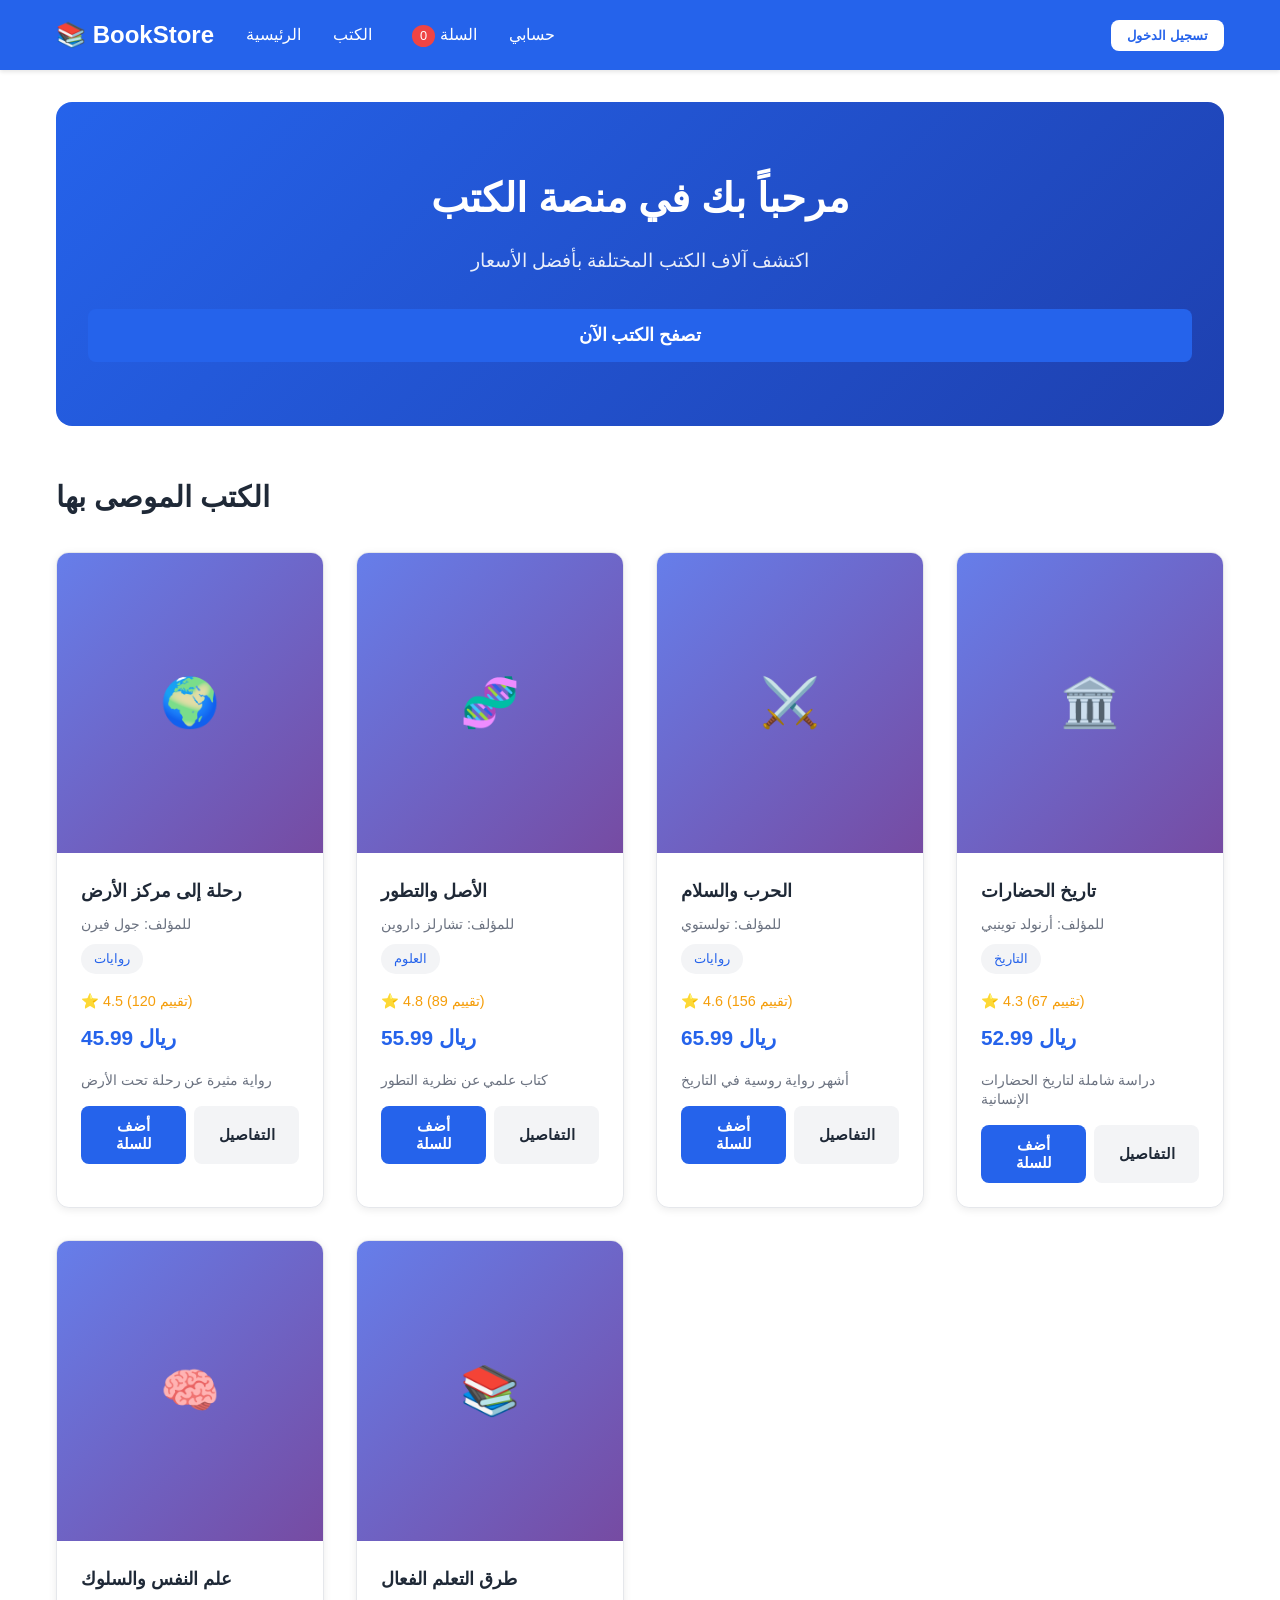
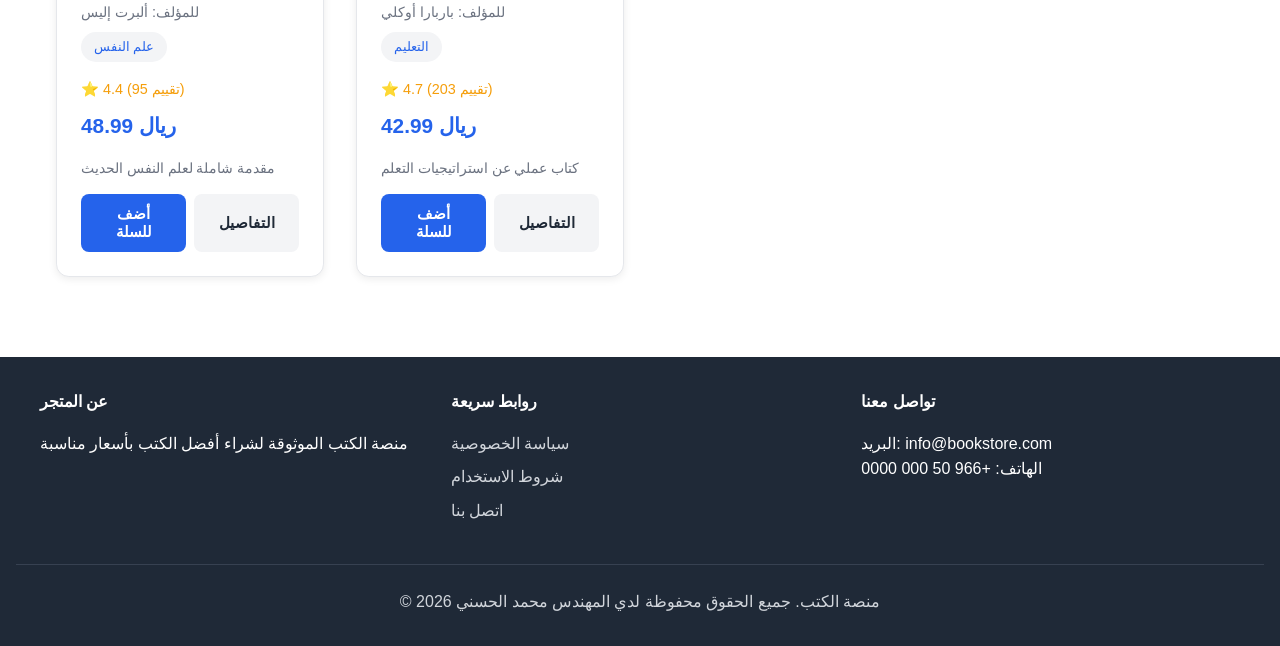
<file: bookstore.html>
<!DOCTYPE html>
<html lang="ar">
<head>
  <meta charset="UTF-8" />
  <meta name="viewport" content="width=device-width, initial-scale=1.0" />
  <title>منصة الكتب - BookStore</title>
  <style>
    /* Global Styles */
    :root {
      --primary-color: #2563eb;
      --secondary-color: #1e40af;
      --success-color: #10b981;
      --danger-color: #ef4444;
      --warning-color: #f59e0b;
      --light-gray: #f3f4f6;
      --border-color: #e5e7eb;
      --text-dark: #1f2937;
      --text-light: #6b7280;
    }

    * {
      margin: 0;
      padding: 0;
      box-sizing: border-box;
    }

    html {
      scroll-behavior: smooth;
    }

    body {
      font-family: 'Segoe UI', Tahoma, Geneva, Verdana, sans-serif;
      background-color: #ffffff;
      color: var(--text-dark);
      line-height: 1.6;
    }

    /* Navbar */
    .navbar {
      background-color: var(--primary-color);
      color: white;
      padding: 1rem 0;
      position: sticky;
      top: 0;
      z-index: 100;
      box-shadow: 0 2px 4px rgba(0, 0, 0, 0.1);
    }

    .navbar-container {
      max-width: 1200px;
      margin: 0 auto;
      padding: 0 1rem;
      display: flex;
      justify-content: space-between;
      align-items: center;
      flex-wrap: wrap;
    }

    .navbar-brand {
      font-size: 1.5rem;
      font-weight: bold;
    }

    .logo {
      display: flex;
      align-items: center;
      gap: 0.5rem;
    }

    .navbar-menu {
      display: flex;
      list-style: none;
      gap: 2rem;
      flex: 1;
      margin: 0 2rem;
    }

    .navbar-menu a {
      color: white;
      text-decoration: none;
      transition: opacity 0.3s;
      cursor: pointer;
    }

    .navbar-menu a:hover {
      opacity: 0.8;
    }

    .cart-badge {
      background-color: var(--danger-color);
      color: white;
      border-radius: 50%;
      padding: 0.2rem 0.5rem;
      font-size: 0.8rem;
      margin-left: 0.5rem;
    }

    .login-btn,
    .logout-btn {
      padding: 0.5rem 1rem;
      border: none;
      border-radius: 0.5rem;
      cursor: pointer;
      font-weight: bold;
      transition: all 0.3s;
    }

    .login-btn {
      background-color: white;
      color: var(--primary-color);
    }

    .login-btn:hover {
      transform: scale(1.05);
    }

    .logout-btn {
      background-color: var(--danger-color);
      color: white;
    }

    .logout-btn:hover {
      background-color: #dc2626;
    }

    /* Main Content */
    .main-content {
      max-width: 1200px;
      margin: 0 auto;
      padding: 2rem 1rem;
      min-height: calc(100vh - 300px);
    }

    .section {
      display: none;
      animation: fadeIn 0.3s ease-in;
    }

    .section.active {
      display: block;
    }

    @keyframes fadeIn {
      from {
        opacity: 0;
      }
      to {
        opacity: 1;
      }
    }

    /* Hero Section */
    .hero {
      background: linear-gradient(135deg, var(--primary-color) 0%, var(--secondary-color) 100%);
      color: white;
      padding: 4rem 2rem;
      border-radius: 1rem;
      text-align: center;
      margin-bottom: 3rem;
    }

    .hero-content h1 {
      font-size: 2.5rem;
      margin-bottom: 1rem;
    }

    .hero-content p {
      font-size: 1.2rem;
      margin-bottom: 2rem;
      opacity: 0.9;
    }

    /* Books Grid */
    .books-header {
      margin-bottom: 2rem;
    }

    .books-header h2 {
      margin-bottom: 1.5rem;
      font-size: 2rem;
    }

    .search-filter {
      display: flex;
      gap: 1rem;
      flex-wrap: wrap;
    }

    .search-filter input,
    .search-filter select {
      padding: 0.7rem 1rem;
      border: 1px solid var(--border-color);
      border-radius: 0.5rem;
      font-size: 1rem;
    }

    .search-filter input {
      flex: 1;
      min-width: 200px;
    }

    .books-grid {
      display: grid;
      grid-template-columns: repeat(auto-fill, minmax(250px, 1fr));
      gap: 2rem;
      margin-top: 2rem;
    }

    /* Book Card */
    .book-card {
      background: white;
      border: 1px solid var(--border-color);
      border-radius: 0.8rem;
      overflow: hidden;
      transition: all 0.3s;
      box-shadow: 0 2px 8px rgba(0, 0, 0, 0.08);
    }

    .book-card:hover {
      transform: translateY(-5px);
      box-shadow: 0 8px 16px rgba(0, 0, 0, 0.12);
    }

    .book-cover {
      width: 100%;
      height: 300px;
      background: linear-gradient(135deg, #667eea 0%, #764ba2 100%);
      display: flex;
      align-items: center;
      justify-content: center;
      color: white;
      font-size: 3rem;
    }

    .book-info {
      padding: 1.5rem;
    }

    .book-title {
      font-size: 1.1rem;
      font-weight: bold;
      margin-bottom: 0.5rem;
      color: var(--text-dark);
    }

    .book-author {
      color: var(--text-light);
      font-size: 0.9rem;
      margin-bottom: 0.5rem;
    }

    .book-category {
      display: inline-block;
      background-color: var(--light-gray);
      color: var(--primary-color);
      padding: 0.3rem 0.8rem;
      border-radius: 20px;
      font-size: 0.8rem;
      margin-bottom: 1rem;
    }

    .book-rating {
      color: #f59e0b;
      margin-bottom: 0.5rem;
      font-size: 0.9rem;
    }

    .book-price {
      font-size: 1.3rem;
      color: var(--primary-color);
      font-weight: bold;
      margin-bottom: 1rem;
    }

    .book-description {
      color: var(--text-light);
      font-size: 0.85rem;
      margin-bottom: 1rem;
      line-height: 1.4;
    }

    .book-actions {
      display: flex;
      gap: 0.5rem;
    }

    .btn {
      padding: 0.7rem 1.2rem;
      border: none;
      border-radius: 0.5rem;
      cursor: pointer;
      font-weight: bold;
      transition: all 0.3s;
      font-size: 0.95rem;
    }

    .btn-primary {
      background-color: var(--primary-color);
      color: white;
      flex: 1;
    }

    .btn-primary:hover {
      background-color: var(--secondary-color);
    }

    .btn-secondary {
      background-color: var(--light-gray);
      color: var(--text-dark);
      flex: 1;
    }

    .btn-secondary:hover {
      background-color: var(--border-color);
    }

    .btn-lg {
      padding: 1rem 2rem;
      font-size: 1.1rem;
      width: 100%;
    }

    /* Featured Books */
    .featured-books {
      margin-top: 3rem;
    }

    .featured-books h2 {
      margin-bottom: 2rem;
      font-size: 1.8rem;
    }

    /* Cart */
    .cart-container {
      background: var(--light-gray);
      padding: 2rem;
      border-radius: 0.8rem;
    }

    .empty-message {
      text-align: center;
      padding: 2rem;
      color: var(--text-light);
      font-size: 1.1rem;
    }

    .cart-item {
      background: white;
      padding: 1.5rem;
      margin-bottom: 1rem;
      border-radius: 0.5rem;
      display: flex;
      justify-content: space-between;
      align-items: center;
      border-left: 4px solid var(--primary-color);
    }

    .cart-item-info {
      flex: 1;
    }

    .cart-item-title {
      font-weight: bold;
      margin-bottom: 0.5rem;
    }

    .cart-item-price {
      color: var(--primary-color);
      font-weight: bold;
    }

    .cart-item-actions {
      display: flex;
      gap: 0.5rem;
      align-items: center;
    }

    .quantity-input {
      width: 60px;
      padding: 0.5rem;
      border: 1px solid var(--border-color);
      border-radius: 0.3rem;
      text-align: center;
    }

    .remove-btn {
      background-color: var(--danger-color);
      color: white;
      border: none;
      padding: 0.5rem 1rem;
      border-radius: 0.3rem;
      cursor: pointer;
      transition: all 0.3s;
    }

    .remove-btn:hover {
      background-color: #dc2626;
    }

    .cart-totals {
      background: white;
      padding: 1.5rem;
      border-radius: 0.5rem;
      margin-top: 2rem;
      border-top: 2px solid var(--border-color);
    }

    .cart-totals p {
      display: flex;
      justify-content: space-between;
      margin-bottom: 0.8rem;
      font-size: 1.05rem;
    }

    .cart-totals .total {
      font-size: 1.3rem;
      color: var(--primary-color);
      border-top: 1px solid var(--border-color);
      padding-top: 0.8rem;
      margin-top: 0.8rem;
    }

    /* Modal */
    .modal {
      display: none;
      position: fixed;
      z-index: 200;
      left: 0;
      top: 0;
      width: 100%;
      height: 100%;
      overflow: auto;
      background-color: rgba(0, 0, 0, 0.5);
    }

    .modal-content {
      background-color: #fefefe;
      margin: 5% auto;
      padding: 2rem;
      border-radius: 0.8rem;
      width: 90%;
      max-width: 500px;
      box-shadow: 0 4px 8px rgba(0, 0, 0, 0.2);
    }

    .close {
      color: #aaa;
      float: left;
      font-size: 2rem;
      font-weight: bold;
      cursor: pointer;
      transition: all 0.3s;
    }

    .close:hover {
      color: black;
    }

    .modal-content h2 {
      margin-bottom: 1.5rem;
      color: var(--text-dark);
    }

    .modal-content form {
      display: flex;
      flex-direction: column;
      gap: 1rem;
    }

    .modal-content input {
      padding: 0.8rem;
      border: 1px solid var(--border-color);
      border-radius: 0.5rem;
      font-size: 1rem;
    }

    .modal-content p {
      margin-top: 1rem;
      color: var(--text-light);
    }

    .modal-content a {
      color: var(--primary-color);
      cursor: pointer;
      text-decoration: underline;
    }

    /* Profile */
    .profile-info {
      background: var(--light-gray);
      padding: 1.5rem;
      border-radius: 0.5rem;
      margin-bottom: 2rem;
    }

    .profile-info p {
      margin-bottom: 0.8rem;
      font-size: 1.05rem;
    }

    .info-message {
      background: #dbeafe;
      color: #1e40af;
      padding: 1rem;
      border-radius: 0.5rem;
      text-align: center;
    }

    #orders-list {
      display: grid;
      gap: 1rem;
    }

    .order-item {
      background: var(--light-gray);
      padding: 1rem;
      border-radius: 0.5rem;
      border-left: 4px solid var(--success-color);
    }

    /* Footer */
    .footer {
      background-color: var(--text-dark);
      color: white;
      padding: 2rem 1rem;
      margin-top: 3rem;
    }

    .footer-content {
      max-width: 1200px;
      margin: 0 auto;
      display: grid;
      grid-template-columns: repeat(auto-fit, minmax(250px, 1fr));
      gap: 2rem;
      margin-bottom: 2rem;
    }

    .footer-section h4 {
      margin-bottom: 1rem;
    }

    .footer-section ul {
      list-style: none;
    }

    .footer-section ul li {
      margin-bottom: 0.5rem;
    }

    .footer-section a {
      color: #d1d5db;
      text-decoration: none;
      transition: all 0.3s;
    }

    .footer-section a:hover {
      color: white;
    }

    .footer-bottom {
      text-align: center;
      border-top: 1px solid #374151;
      padding-top: 1.5rem;
      color: #d1d5db;
    }

    /* Responsive Design */
    @media (max-width: 768px) {
      .navbar-menu {
        display: none;
      }

      .books-grid {
        grid-template-columns: repeat(auto-fill, minmax(180px, 1fr));
      }

      .hero-content h1 {
        font-size: 1.8rem;
      }

      .hero-content p {
        font-size: 1rem;
      }

      .search-filter {
        flex-direction: column;
      }

      .search-filter input,
      .search-filter select {
        width: 100%;
      }

      .cart-item {
        flex-direction: column;
        align-items: flex-start;
      }

      .cart-item-actions {
        width: 100%;
        margin-top: 1rem;
      }

      .modal-content {
        width: 95%;
        margin: 20% auto;
      }
    }
  </style>
</head>
<body>
  <!-- Navbar -->
  <nav class="navbar">
    <div class="navbar-container">
      <div class="navbar-brand">
        <span class="logo">📚 BookStore</span>
      </div>
      <ul class="navbar-menu">
        <li><a onclick="showSection('home')">الرئيسية</a></li>
        <li><a onclick="showSection('books')">الكتب</a></li>
        <li><a onclick="showSection('cart')">السلة <span id="cart-count" class="cart-badge">0</span></a></li>
        <li><a onclick="showSection('profile')">حسابي</a></li>
      </ul>
      <button class="logout-btn" onclick="logout()" id="logout-btn" style="display: none;">تسجيل الخروج</button>
      <button class="login-btn" onclick="showLoginModal()" id="login-btn">تسجيل الدخول</button>
    </div>
  </nav>

  <!-- Login Modal -->
  <div id="loginModal" class="modal">
    <div class="modal-content">
      <span class="close" onclick="closeLoginModal()">&times;</span>
      <h2>تسجيل الدخول</h2>
      <form id="loginForm">
        <input type="text" id="username" placeholder="اسم المستخدم" required />
        <input type="password" id="password" placeholder="كلمة المرور" required />
        <button type="submit" class="btn btn-primary">دخول</button>
      </form>
      <p>ليس لديك حساب؟ <a onclick="toggleRegisterForm()">إنشاء حساب جديد</a></p>
      <form id="registerForm" style="display: none;">
        <h3>إنشاء حساب جديد</h3>
        <input type="text" id="newUsername" placeholder="اسم المستخدم" required />
        <input type="email" id="newEmail" placeholder="البريد الإلكتروني" required />
        <input type="password" id="newPassword" placeholder="كلمة المرور" required />
        <button type="submit" class="btn btn-primary">إنشاء حساب</button>
      </form>
    </div>
  </div>

  <!-- Sections -->
  <main class="main-content">
    <!-- Home Section -->
    <section id="home" class="section active">
      <div class="hero">
        <div class="hero-content">
          <h1>مرحباً بك في منصة الكتب</h1>
          <p>اكتشف آلاف الكتب المختلفة بأفضل الأسعار</p>
          <button class="btn btn-primary btn-lg" onclick="showSection('books')">تصفح الكتب الآن</button>
        </div>
      </div>

      <section class="featured-books">
        <h2>الكتب الموصى بها</h2>
        <div id="featured-container" class="books-grid"></div>
      </section>
    </section>

    <!-- Books Section -->
    <section id="books" class="section">
      <div class="books-header">
        <h2>كل الكتب</h2>
        <div class="search-filter">
          <input type="text" id="searchInput" placeholder="ابحث عن كتاب..." onkeyup="filterBooks()" />
          <select id="categoryFilter" onchange="filterBooks()">
            <option value="">جميع الفئات</option>
            <option value="fiction">روايات</option>
            <option value="science">العلوم</option>
            <option value="history">التاريخ</option>
            <option value="psychology">علم النفس</option>
            <option value="education">التعليم</option>
          </select>
          <select id="sortFilter" onchange="sortBooks()">
            <option value="name">ترتيب بالاسم</option>
            <option value="price-low">السعر: من الأقل للأعلى</option>
            <option value="price-high">السعر: من الأعلى للأقل</option>
            <option value="rating">الأعلى تقييماً</option>
          </select>
        </div>
      </div>
      <div id="books-container" class="books-grid"></div>
    </section>

    <!-- Shopping Cart Section -->
    <section id="cart" class="section">
      <h2>سلة التسوق</h2>
      <div id="cart-container" class="cart-container">
        <div id="empty-cart" class="empty-message">سلتك فارغة</div>
        <div id="cart-items"></div>
        <div id="cart-summary" style="display: none;">
          <div class="cart-totals">
            <p><strong>المجموع الجزئي:</strong> <span id="subtotal">0</span> ريال</p>
            <p><strong>الضريبة:</strong> <span id="tax">0</span> ريال</p>
            <p class="total"><strong>المجموع النهائي:</strong> <span id="total">0</span> ريال</p>
          </div>
          <button class="btn btn-primary btn-lg" onclick="checkout()">متابعة الشراء</button>
        </div>
      </div>
    </section>

    <!-- Profile Section -->
    <section id="profile" class="section">
      <div id="profile-login-message" class="info-message">
        يرجى تسجيل الدخول لعرض ملفك الشخصي
      </div>
      <div id="profile-content" style="display: none;">
        <h2>ملفك الشخصي</h2>
        <div class="profile-info">
          <p><strong>المستخدم:</strong> <span id="profile-username"></span></p>
          <p><strong>البريد الإلكتروني:</strong> <span id="profile-email"></span></p>
        </div>
        <h3>طلباتك السابقة</h3>
        <div id="orders-list"></div>
      </div>
    </section>
  </main>

  <!-- Footer -->
  <footer class="footer">
    <div class="footer-content">
      <div class="footer-section">
        <h4>عن المتجر</h4>
        <p>منصة الكتب الموثوقة لشراء أفضل الكتب بأسعار مناسبة</p>
      </div>
      <div class="footer-section">
        <h4>روابط سريعة</h4>
        <ul>
          <li><a href="#">سياسة الخصوصية</a></li>
          <li><a href="#">شروط الاستخدام</a></li>
          <li><a href="#">اتصل بنا</a></li>
        </ul>
      </div>
      <div class="footer-section">
        <h4>تواصل معنا</h4>
        <p>البريد: info@bookstore.com</p>
        <p>الهاتف: +966 50 000 0000</p>
      </div>
    </div>
    <div class="footer-bottom">
      <p>© 2026 منصة الكتب. جميع الحقوق محفوظة لدي المهندس محمد الحسني</p>
    </div>
  </footer>

  <script>
    // Books Database
    const booksDatabase = [
      {
        id: 1,
        title: "رحلة إلى مركز الأرض",
        author: "جول فيرن",
        category: "fiction",
        price: 45.99,
        rating: 4.5,
        reviews: 120,
        description: "رواية مثيرة عن رحلة تحت الأرض",
        emoji: "🌍"
      },
      {
        id: 2,
        title: "الأصل والتطور",
        author: "تشارلز داروين",
        category: "science",
        price: 55.99,
        rating: 4.8,
        reviews: 89,
        description: "كتاب علمي عن نظرية التطور",
        emoji: "🧬"
      },
      {
        id: 3,
        title: "الحرب والسلام",
        author: "تولستوي",
        category: "fiction",
        price: 65.99,
        rating: 4.6,
        reviews: 156,
        description: "أشهر رواية روسية في التاريخ",
        emoji: "⚔️"
      },
      {
        id: 4,
        title: "تاريخ الحضارات",
        author: "أرنولد توينبي",
        category: "history",
        price: 52.99,
        rating: 4.3,
        reviews: 67,
        description: "دراسة شاملة لتاريخ الحضارات الإنسانية",
        emoji: "🏛️"
      },
      {
        id: 5,
        title: "علم النفس والسلوك",
        author: "ألبرت إليس",
        category: "psychology",
        price: 48.99,
        rating: 4.4,
        reviews: 95,
        description: "مقدمة شاملة لعلم النفس الحديث",
        emoji: "🧠"
      },
      {
        id: 6,
        title: "طرق التعلم الفعال",
        author: "باربارا أوكلي",
        category: "education",
        price: 42.99,
        rating: 4.7,
        reviews: 203,
        description: "كتاب عملي عن استراتيجيات التعلم",
        emoji: "📚"
      },
      {
        id: 7,
        title: "الكود النظيف",
        author: "روبرت مارتن",
        category: "education",
        price: 59.99,
        rating: 4.8,
        reviews: 341,
        description: "دليل كتابة الكود الاحترافي",
        emoji: "💻"
      },
      {
        id: 8,
        title: "عجائب الطبيعة",
        author: "ديفيد أتينبورو",
        category: "science",
        price: 51.99,
        rating: 4.5,
        reviews: 127,
        description: "رحلة عبر الطبيعة والحياة البرية",
        emoji: "🦁"
      },
      {
        id: 9,
        title: "كبرياء وتحامل",
        author: "جين أوستن",
        category: "fiction",
        price: 38.99,
        rating: 4.6,
        reviews: 278,
        description: "رومانسية كلاسيكية خالدة",
        emoji: "💑"
      },
      {
        id: 10,
        title: "نابليون بونابرت",
        author: "أندرو روبرتس",
        category: "history",
        price: 62.99,
        rating: 4.7,
        reviews: 112,
        description: "سيرة حياة الإمبراطور الفرنسي",
        emoji: "👑"
      },
      {
        id: 11,
        title: "تفكير سريع وبطيء",
        author: "دانيال كاهنمان",
        category: "psychology",
        price: 54.99,
        rating: 4.6,
        reviews: 289,
        description: "استكشاف طرق تفكير الإنسان",
        emoji: "⚡"
      },
      {
        id: 12,
        title: "ثورة الذكاء الاصطناعي",
        author: "إريك براتجويمان",
        category: "science",
        price: 56.99,
        rating: 4.4,
        reviews: 156,
        description: "مستقبل الذكاء الاصطناعي وتأثيره",
        emoji: "🤖"
      }
    ];

    // Global Variables
    let cart = [];
    let currentUser = null;
    let allBooks = [...booksDatabase];
    let filteredBooks = [...booksDatabase];

    // Initialize
    document.addEventListener('DOMContentLoaded', function() {
      loadFromLocalStorage();
      displayBooks(allBooks.slice(0, 6), 'featured-container');
      displayBooks(allBooks, 'books-container');
      updateCartUI();
      checkUserStatus();

      // Login Form
      document.getElementById('loginForm').addEventListener('submit', handleLogin);
      document.getElementById('registerForm').addEventListener('submit', handleRegister);
    });

    // Navigation
    function showSection(sectionId) {
      // Hide all sections
      document.querySelectorAll('.section').forEach(section => {
        section.classList.remove('active');
      });

      // Show selected section
      document.getElementById(sectionId).classList.add('active');

      // Scroll to top
      window.scrollTo(0, 0);
    }

    // Display Books
    function displayBooks(books, containerId) {
      const container = document.getElementById(containerId);
      container.innerHTML = '';

      if (books.length === 0) {
        container.innerHTML = '<p style="grid-column: 1/-1; text-align: center; padding: 2rem;">لم يتم العثور على كتب</p>';
        return;
      }

      books.forEach(book => {
        const bookCard = createBookCard(book);
        container.appendChild(bookCard);
      });
    }

    // Create Book Card
    function createBookCard(book) {
      const card = document.createElement('div');
      card.className = 'book-card';
      card.innerHTML = `
        <div class="book-cover">${book.emoji}</div>
        <div class="book-info">
          <h3 class="book-title">${book.title}</h3>
          <p class="book-author">للمؤلف: ${book.author}</p>
          <span class="book-category">${getCategoryName(book.category)}</span>
          <div class="book-rating">⭐ ${book.rating} (${book.reviews} تقييم)</div>
          <div class="book-price">${book.price} ريال</div>
          <p class="book-description">${book.description}</p>
          <div class="book-actions">
            <button class="btn btn-primary" onclick="addToCart(${book.id})">أضف للسلة</button>
            <button class="btn btn-secondary" onclick="viewDetails(${book.id})">التفاصيل</button>
          </div>
        </div>
      `;
      return card;
    }

    // Get Category Name
    function getCategoryName(category) {
      const categories = {
        fiction: 'روايات',
        science: 'العلوم',
        history: 'التاريخ',
        psychology: 'علم النفس',
        education: 'التعليم'
      };
      return categories[category] || category;
    }

    // Search and Filter
    function filterBooks() {
      const searchTerm = document.getElementById('searchInput').value.toLowerCase();
      const selectedCategory = document.getElementById('categoryFilter').value;

      filteredBooks = allBooks.filter(book => {
        const matchesSearch = book.title.toLowerCase().includes(searchTerm) ||
                             book.author.toLowerCase().includes(searchTerm);
        const matchesCategory = !selectedCategory || book.category === selectedCategory;
        return matchesSearch && matchesCategory;
      });

      displayBooks(filteredBooks, 'books-container');
    }

    // Sort Books
    function sortBooks() {
      const sortOption = document.getElementById('sortFilter').value;
      let sortedBooks = [...filteredBooks];

      switch(sortOption) {
        case 'price-low':
          sortedBooks.sort((a, b) => a.price - b.price);
          break;
        case 'price-high':
          sortedBooks.sort((a, b) => b.price - a.price);
          break;
        case 'rating':
          sortedBooks.sort((a, b) => b.rating - a.rating);
          break;
        case 'name':
        default:
          sortedBooks.sort((a, b) => a.title.localeCompare(b.title, 'ar'));
      }

      displayBooks(sortedBooks, 'books-container');
    }

    // Shopping Cart Functions
    function addToCart(bookId) {
      const book = allBooks.find(b => b.id === bookId);
      if (!book) return;

      const existingItem = cart.find(item => item.id === bookId);

      if (existingItem) {
        existingItem.quantity += 1;
      } else {
        cart.push({
          id: book.id,
          title: book.title,
          price: book.price,
          quantity: 1
        });
      }

      updateCartUI();
      saveToLocalStorage();
      showNotification(`تم إضافة "${book.title}" إلى السلة`);
    }

    function updateCartUI() {
      const cartCount = cart.reduce((sum, item) => sum + item.quantity, 0);
      document.getElementById('cart-count').textContent = cartCount;

      const cartItemsContainer = document.getElementById('cart-items');
      const emptyCart = document.getElementById('empty-cart');
      const cartSummary = document.getElementById('cart-summary');

      if (cart.length === 0) {
        cartItemsContainer.innerHTML = '';
        emptyCart.style.display = 'block';
        cartSummary.style.display = 'none';
        return;
      }

      emptyCart.style.display = 'none';
      cartSummary.style.display = 'block';

      cartItemsContainer.innerHTML = cart.map(item => `
        <div class="cart-item">
          <div class="cart-item-info">
            <div class="cart-item-title">${item.title}</div>
            <div class="cart-item-price">${item.price} ريال</div>
          </div>
          <div class="cart-item-actions">
            <input type="number" min="1" value="${item.quantity}" class="quantity-input" 
                   onchange="updateQuantity(${item.id}, this.value)">
            <button class="remove-btn" onclick="removeFromCart(${item.id})">حذف</button>
          </div>
        </div>
      `).join('');

      updateCartTotals();
    }

    function updateQuantity(bookId, quantity) {
      const item = cart.find(i => i.id === bookId);
      if (item) {
        item.quantity = parseInt(quantity) || 1;
        updateCartUI();
        saveToLocalStorage();
      }
    }

    function removeFromCart(bookId) {
      cart = cart.filter(item => item.id !== bookId);
      updateCartUI();
      saveToLocalStorage();
    }

    function updateCartTotals() {
      const subtotal = cart.reduce((sum, item) => sum + (item.price * item.quantity), 0);
      const tax = subtotal * 0.15;
      const total = subtotal + tax;

      document.getElementById('subtotal').textContent = subtotal.toFixed(2);
      document.getElementById('tax').textContent = tax.toFixed(2);
      document.getElementById('total').textContent = total.toFixed(2);
    }

    function checkout() {
      if (!currentUser) {
        showLoginModal();
        return;
      }

      const total = cart.reduce((sum, item) => sum + (item.price * item.quantity), 0) * 1.15;
      const order = {
        id: Date.now(),
        date: new Date().toLocaleDateString('ar-SA'),
        items: [...cart],
        total: total.toFixed(2)
      };

      if (!currentUser.orders) {
        currentUser.orders = [];
      }
      currentUser.orders.push(order);

      cart = [];
      updateCartUI();
      saveToLocalStorage();

      showNotification(`تم الشراء بنجاح! المجموع: ${order.total} ريال`);
      showSection('home');
    }

    // Login Modal
    function showLoginModal() {
      document.getElementById('loginModal').style.display = 'block';
    }

    function closeLoginModal() {
      document.getElementById('loginModal').style.display = 'none';
      document.getElementById('loginForm').reset();
      document.getElementById('registerForm').reset();
      document.getElementById('registerForm').style.display = 'none';
      document.getElementById('loginForm').style.display = 'block';
    }

    function toggleRegisterForm() {
      const loginForm = document.getElementById('loginForm');
      const registerForm = document.getElementById('registerForm');
      
      if (registerForm.style.display === 'none') {
        loginForm.style.display = 'none';
        registerForm.style.display = 'block';
      } else {
        loginForm.style.display = 'block';
        registerForm.style.display = 'none';
      }
    }

    function handleLogin(e) {
      e.preventDefault();
      const username = document.getElementById('username').value;
      const password = document.getElementById('password').value;

      currentUser = {
        username: username,
        email: username + '@email.com',
        orders: []
      };

      closeLoginModal();
      updateNavigation();
      showNotification(`مرحباً ${username}!`);
      saveToLocalStorage();
    }

    function handleRegister(e) {
      e.preventDefault();
      const username = document.getElementById('newUsername').value;
      const email = document.getElementById('newEmail').value;

      currentUser = {
        username: username,
        email: email,
        orders: []
      };

      closeLoginModal();
      updateNavigation();
      showNotification(`تم إنشاء حسابك بنجاح!`);
      saveToLocalStorage();
    }

    function logout() {
      currentUser = null;
      updateNavigation();
      showNotification('تم تسجيل الخروج');
      saveToLocalStorage();
      showSection('home');
    }

    function updateNavigation() {
      const loginBtn = document.getElementById('login-btn');
      const logoutBtn = document.getElementById('logout-btn');
      const profileContent = document.getElementById('profile-content');
      const profileLoginMessage = document.getElementById('profile-login-message');

      if (currentUser) {
        loginBtn.style.display = 'none';
        logoutBtn.style.display = 'block';

        if (profileContent) {
          document.getElementById('profile-username').textContent = currentUser.username;
          document.getElementById('profile-email').textContent = currentUser.email;

          const ordersList = document.getElementById('orders-list');
          if (currentUser.orders && currentUser.orders.length > 0) {
            ordersList.innerHTML = currentUser.orders.map(order => `
              <div class="order-item">
                <p><strong>رقم الطلب:</strong> ${order.id}</p>
                <p><strong>التاريخ:</strong> ${order.date}</p>
                <p><strong>عدد العناصر:</strong> ${order.items.length}</p>
                <p><strong>المجموع:</strong> ${order.total} ريال</p>
              </div>
            `).join('');
          } else {
            ordersList.innerHTML = '<p style="text-align: center; color: #999;">لا توجد طلبات سابقة</p>';
          }

          profileLoginMessage.style.display = 'none';
          profileContent.style.display = 'block';
        }
      } else {
        loginBtn.style.display = 'block';
        logoutBtn.style.display = 'none';

        if (profileContent) {
          profileLoginMessage.style.display = 'block';
          profileContent.style.display = 'none';
        }
      }
    }

    function checkUserStatus() {
      updateNavigation();
    }

    // Local Storage
    function saveToLocalStorage() {
      localStorage.setItem('bookstoreCart', JSON.stringify(cart));
      localStorage.setItem('bookstoreUser', JSON.stringify(currentUser));
    }

    function loadFromLocalStorage() {
      const savedCart = localStorage.getItem('bookstoreCart');
      const savedUser = localStorage.getItem('bookstoreUser');

      if (savedCart) {
        cart = JSON.parse(savedCart);
      }

      if (savedUser) {
        currentUser = JSON.parse(savedUser);
      }
    }

    // Notifications
    function showNotification(message) {
      const notification = document.createElement('div');
      notification.style.cssText = `
        position: fixed;
        top: 20px;
        right: 20px;
        background-color: #10b981;
        color: white;
        padding: 1rem 1.5rem;
        border-radius: 0.5rem;
        box-shadow: 0 4px 8px rgba(0,0,0,0.2);
        z-index: 300;
        animation: slideIn 0.3s ease-in;
      `;
      notification.textContent = message;
      document.body.appendChild(notification);

      setTimeout(() => {
        notification.style.animation = 'slideOut 0.3s ease-out';
        setTimeout(() => notification.remove(), 300);
      }, 3000);
    }

    // View Details
    function viewDetails(bookId) {
      const book = allBooks.find(b => b.id === bookId);
      if (book) {
        alert(`
📚 ${book.title}
المؤلف: ${book.author}
السعر: ${book.price} ريال
التقييم: ${book.rating}/5 (${book.reviews} تقييم)

${book.description}

انقر على "أضف للسلة" لإضافة الكتاب`);
      }
    }

    // Close modal when clicking outside
    window.onclick = function(event) {
      const modal = document.getElementById('loginModal');
      if (event.target === modal) {
        closeLoginModal();
      }
    }
  </script>
</body>
</html>
</file>
